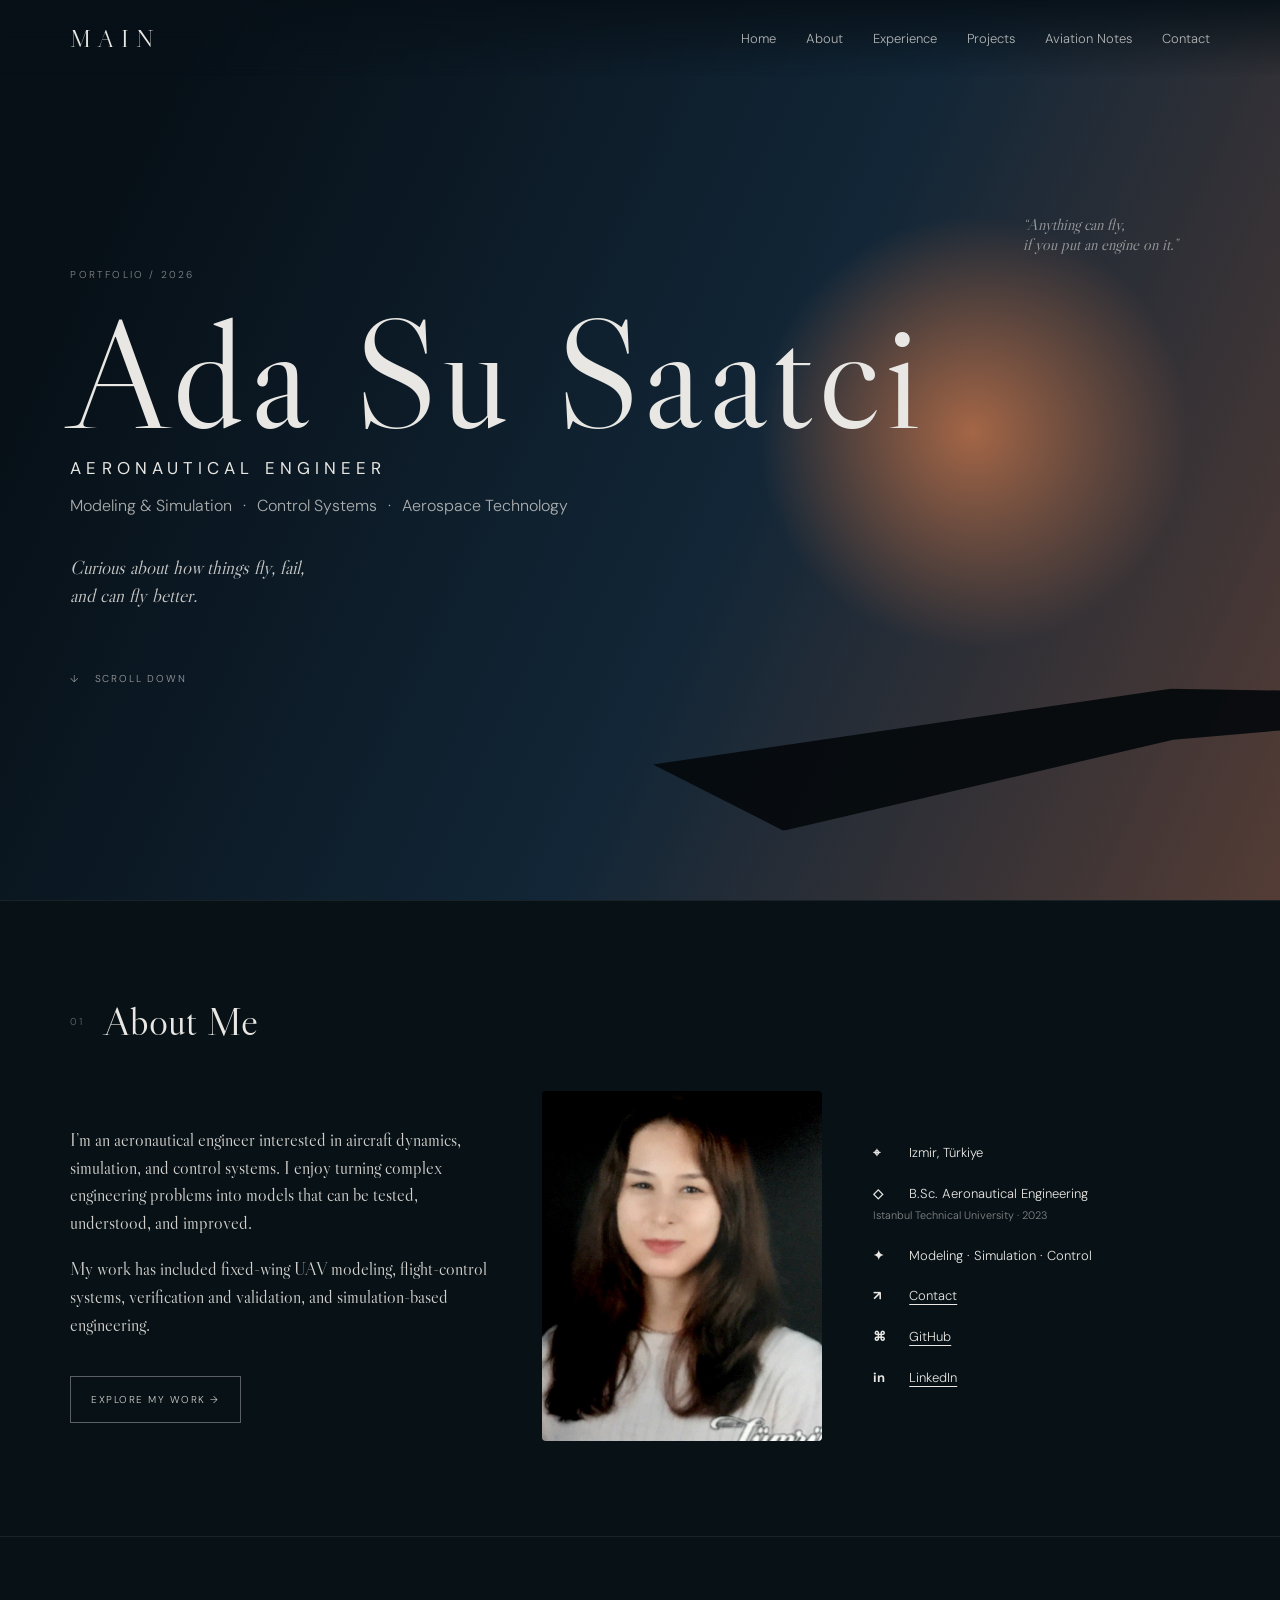
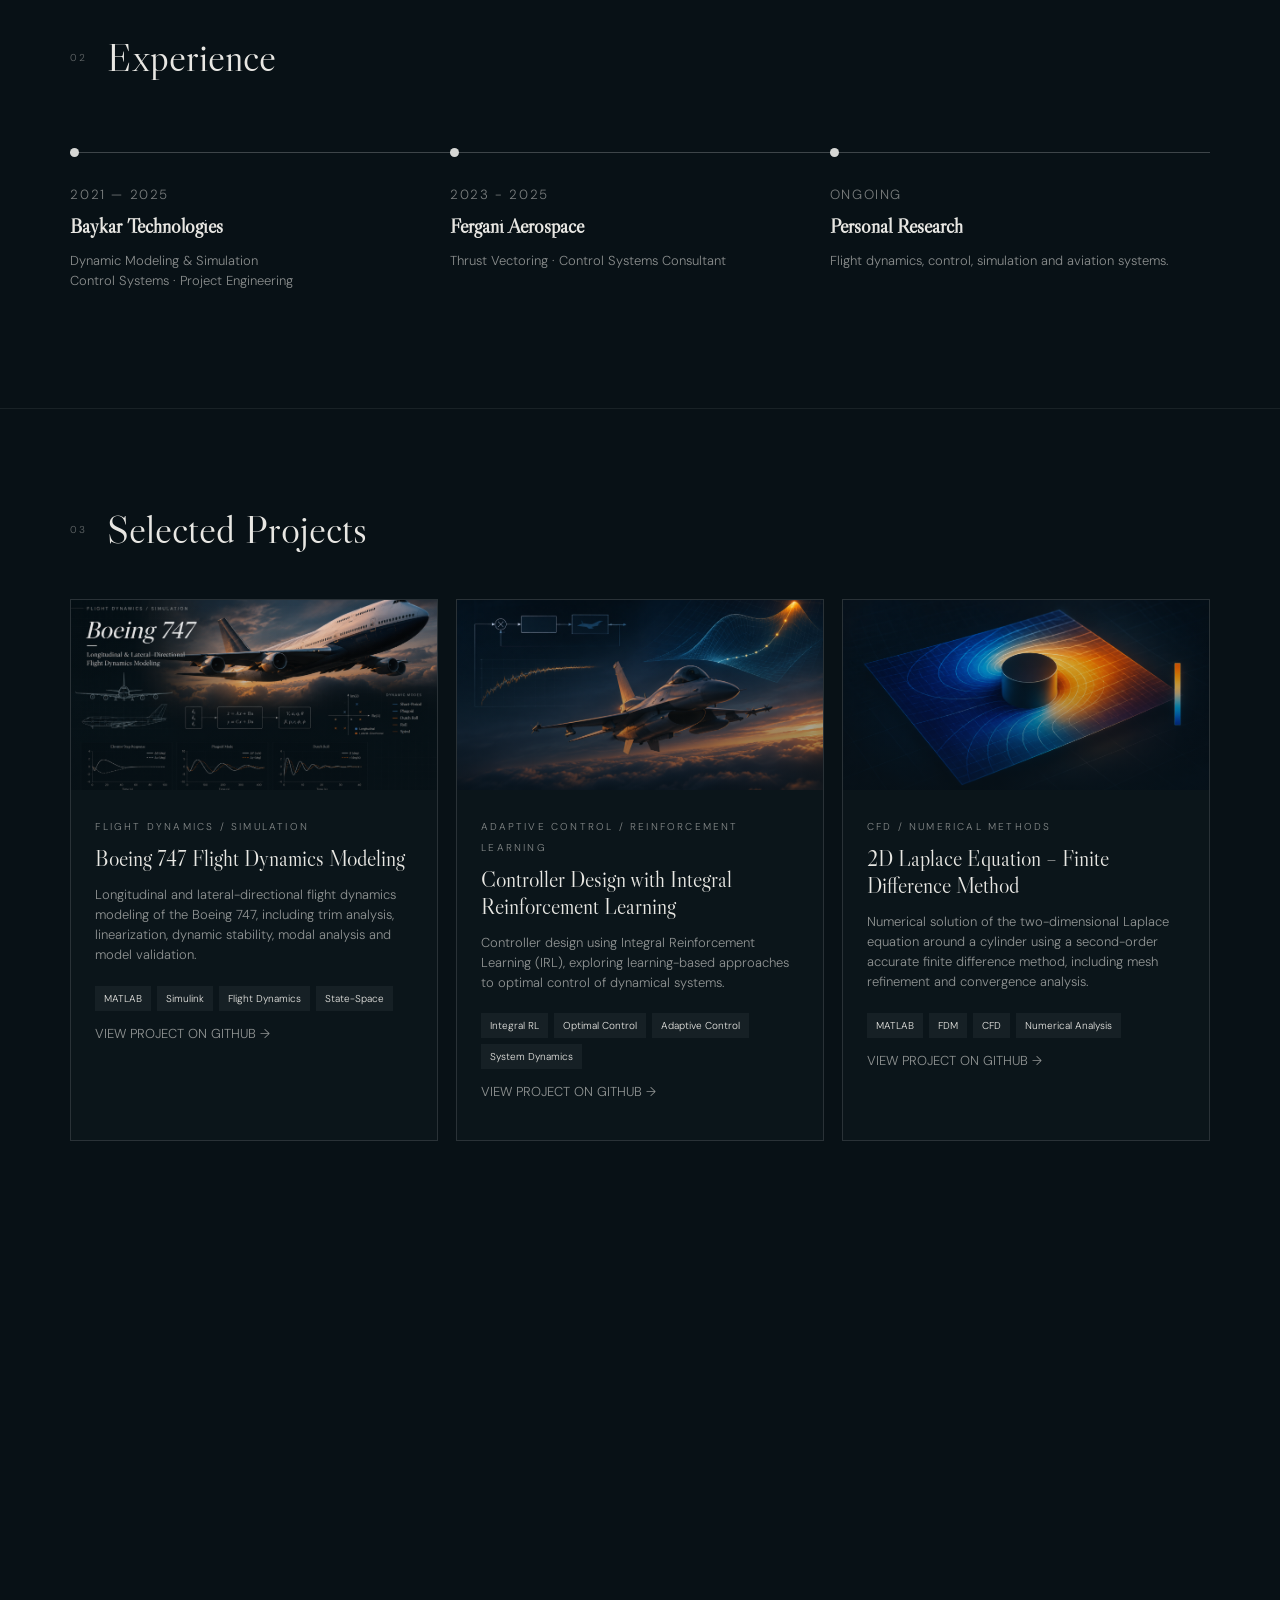
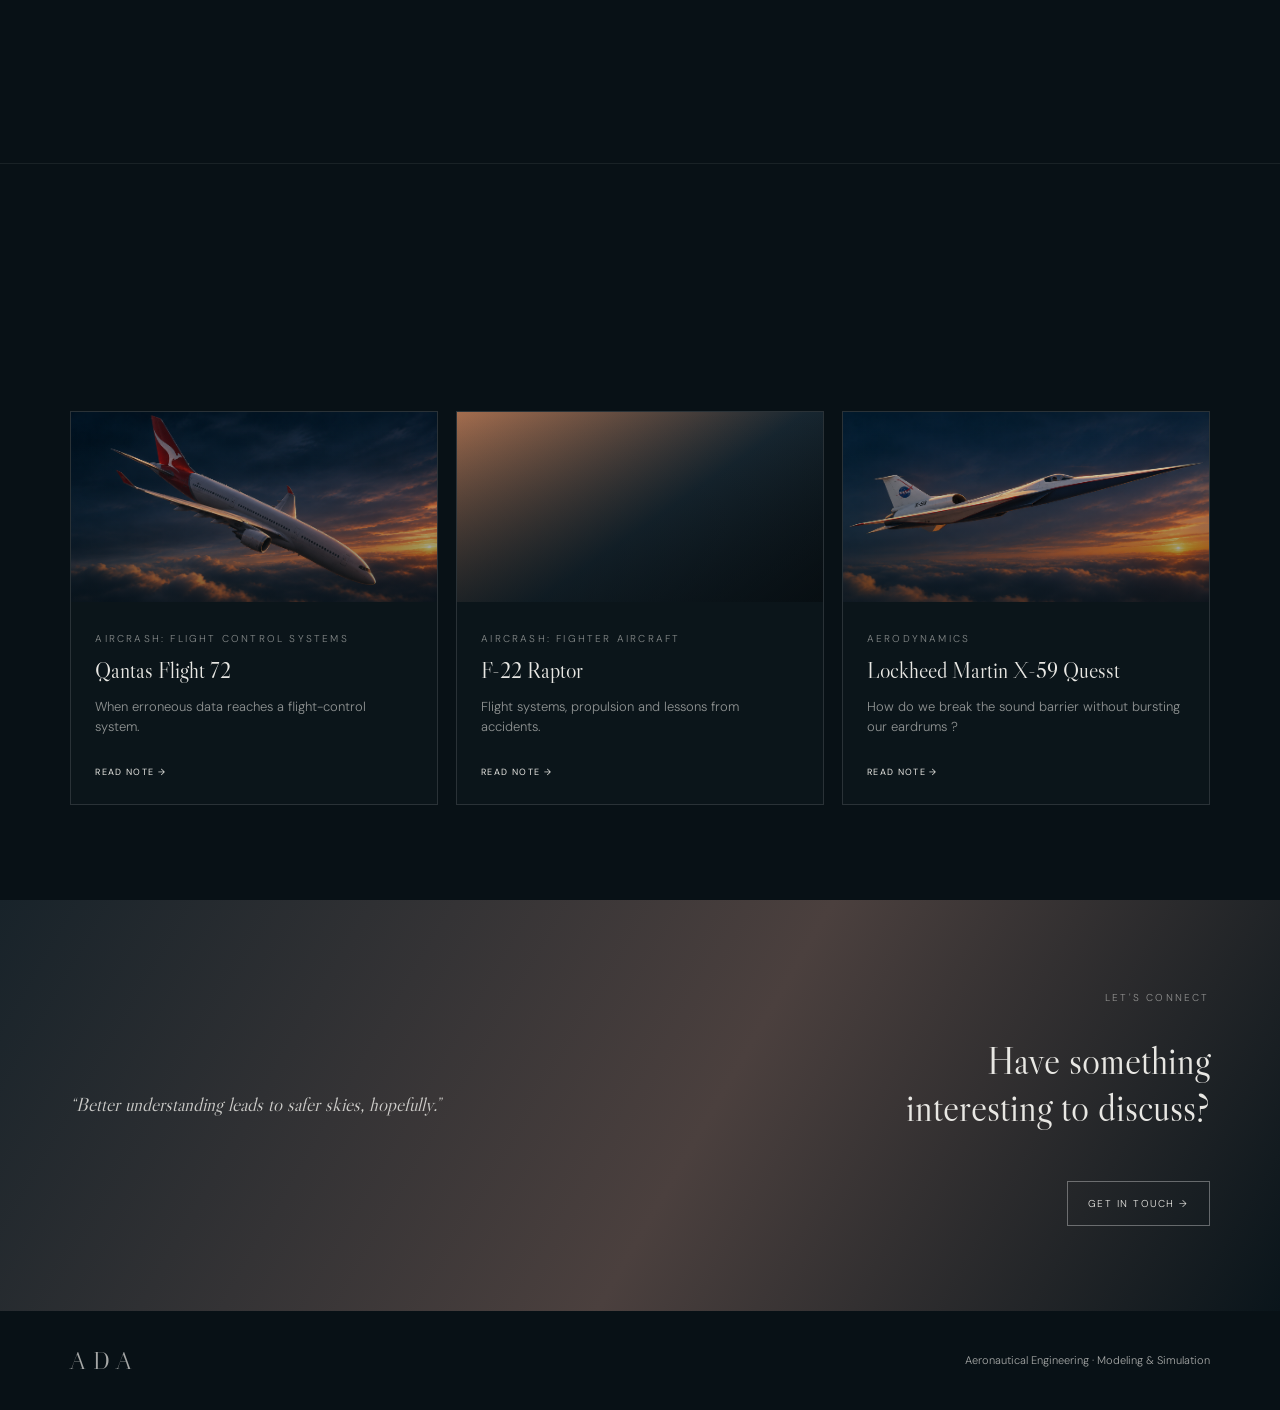
<file: index.html>
<!doctype html>
<html lang="en">
<head>
  <meta charset="utf-8">
  <meta name="viewport" content="width=device-width,initial-scale=1">
  <meta name="description" content="Ada Su Saatci — Aeronautical Engineer. Modeling, simulation and control systems.">
  <title>Ada Su Saatci | Aeronautical Engineer</title>
  <link rel="preconnect" href="https://fonts.googleapis.com">
  <link rel="preconnect" href="https://fonts.gstatic.com" crossorigin>
  <link href="https://fonts.googleapis.com/css2?family=DM+Sans:wght@300;400;500;600&family=Libre+Caslon+Display&display=swap" rel="stylesheet">
  <link rel="stylesheet" href="./style.css?v=4">
</head>
<body>
<header class="nav">
  <a class="logo" href="#home">MAIN</a>
  <button class="menu" aria-label="Open menu">☰</button>
  <nav>
    <a href="#home">Home</a><a href="#about">About</a><a href="#experience">Experience</a>
    <a href="#projects">Projects</a><a href="#notes">Aviation Notes</a><a href="#contact">Contact</a>
  </nav>
</header>

<main>
<section id="home" class="hero">
  <div class="hero-bg"></div>
  <div class="hero-content reveal">
    <p class="eyebrow">PORTFOLIO / 2026</p>
    <h1>Ada Su Saatci</h1>
    <h2>AERONAUTICAL ENGINEER</h2>
    <p class="specialties">Modeling & Simulation <span>·</span> Control Systems <span>·</span> Aerospace Technology</p>
    <p class="quote">Curious about how things fly, fail,<br>and can fly better.</p>
    <a class="scroll" href="#about">↓ &nbsp; SCROLL DOWN</a>
  </div>
  <p class="hero-note">“Anything can fly,<br>if you put an engine on it.”</p>
</section>

<section id="about" class="section about">
  <div class="section-title reveal"><span>01</span><h2>About Me</h2></div>
  <div class="about-grid">
    <div class="copy reveal">
      <p>I’m an aeronautical engineer interested in aircraft dynamics, simulation, and control systems. I enjoy turning complex engineering problems into models that can be tested, understood, and improved.</p>
      <p>My work has included fixed-wing UAV modeling, flight-control systems, verification and validation, and simulation-based engineering.</p>
      <a class="outline-btn" href="#projects">EXPLORE MY WORK →</a>
</div>
<div class="portrait reveal"
     style="width: 280px; height: 350px; overflow: hidden;">
    <img src="./profile.jpg"
         alt="Profile photo"
         style="width: 100%; height: 100%; object-fit: cover;">
</div>
    <div class="facts reveal">
      <p><b>⌖</b> Izmir, Türkiye</p>
      <p><b>◇</b> B.Sc. Aeronautical Engineering<br><small>Istanbul Technical University · 2023</small></p>
      <p><b>✦</b> Modeling · Simulation · Control</p>
      <p><b>↗</b> <a href="saatcia17@itu.edu.tr">Contact</a></p>
      <p><b>⌘</b> <a href="https://github.com/adasusaatci" title="Add your GitHub URL">GitHub</a></p>
      <p><b>in</b> <a href="https://www.linkedin.com/in/adasusaatci/" title="Add your LinkedIn URL">LinkedIn</a></p>
    </div>
  </div>
</section>

<section id="experience" class="section">
  <div class="section-title reveal"><span>02</span><h2>Experience</h2></div>
  <div class="timeline reveal">
    <article><span class="dot"></span><small>2021 — 2025</small><h3>Baykar Technologies</h3><p>Dynamic Modeling & Simulation<br>Control Systems · Project Engineering</p></article>
    <article><span class="dot"></span><small>2023 - 2025 </small><h3>Fergani Aerospace</h3><p>Thrust Vectoring · Control Systems Consultant </p></article>
    <article><span class="dot"></span><small>ONGOING</small><h3>Personal Research</h3><p>Flight dynamics, control, simulation and aviation systems.</p></article>
  </div>
</section>

<section id="projects" class="section">
  <div class="section-title reveal"><span>03</span><h2>Selected Projects</h2></div>
  <div class="cards">
    <a class="card reveal"
   href="https://github.com/adasusaatci/B747-Flight-Dynamics"
   target="_blank"
   rel="noopener noreferrer">

    <div class="card-img b747"></div>

    <div class="card-body">

        <small>FLIGHT DYNAMICS / SIMULATION</small>

        <h3>Boeing 747 Flight Dynamics Modeling</h3>

        <p>
            Longitudinal and lateral-directional flight
            dynamics modeling of the Boeing 747, including
            trim analysis, linearization, dynamic stability,
            modal analysis and model validation.
        </p>

        <div class="tags">
            <span>MATLAB</span>
            <span>Simulink</span>
            <span>Flight Dynamics</span>
            <span>State-Space</span>
        </div>

        <p class="project-link">VIEW PROJECT ON GITHUB →</p>

    </div>
</a>
    <a class="card reveal"
   href="https://github.com/adasusaatci/Integral_Reinforcement_Learning_Control"
   target="_blank"
   rel="noopener noreferrer">

    <div class="card-img integral-rl"></div>

    <div class="card-body">

        <small>ADAPTIVE CONTROL / REINFORCEMENT LEARNING</small>

        <h3>Controller Design with Integral Reinforcement Learning</h3>

        <p>
            Controller design using Integral Reinforcement
            Learning (IRL), exploring learning-based approaches
            to optimal control of dynamical systems.
        </p>

        <div class="tags">
            <span>Integral RL</span>
            <span>Optimal Control</span>
            <span>Adaptive Control</span>
            <span>System Dynamics</span>
        </div>

        <p class="project-link">VIEW PROJECT ON GITHUB →</p>

    </div>
</a>
    <a class="card reveal"
   href="https://github.com/adasusaatci/2D_Laplace_Equation_FDM"
   target="_blank"
   rel="noopener noreferrer">

    <div class="card-img laplace-fdm"></div>

    <div class="card-body">

        <small>CFD / NUMERICAL METHODS</small>

        <h3>2D Laplace Equation – Finite Difference Method</h3>

        <p>
            Numerical solution of the two-dimensional Laplace
            equation around a cylinder using a second-order
            accurate finite difference method, including mesh
            refinement and convergence analysis.
        </p>

        <div class="tags">
            <span>MATLAB</span>
            <span>FDM</span>
            <span>CFD</span>
            <span>Numerical Analysis</span>
        </div>

        <p class="project-link">VIEW PROJECT ON GITHUB →</p>

    </div>
</a>
    <a class="card reveal"
   href="https://github.com/adasusaatci/2D_Laplace_Equation_FEM"
   target="_blank"
   rel="noopener noreferrer">

    <div class="card-img laplace-fem"></div>

    <div class="card-body">

        <small>CFD / NUMERICAL METHODS</small>

        <h3>2D Laplace Equation – Finite Element Method</h3>

        <p>
            Numerical solution of the two-dimensional Laplace
            equation around a cylinder using the Finite Element
            Method, including weak formulation, mesh refinement,
            analytical solution comparison and error analysis.
        </p>

        <div class="tags">
            <span>MATLAB</span>
            <span>FEM</span>
            <span>CFD</span>
            <span>Numerical Analysis</span>
        </div>

        <p class="project-link">VIEW PROJECT ON GITHUB →</p>

    </div>
</a>
  </div>
</section>

<section id="notes" class="section notes">
  <div class="section-title reveal"><span>04</span><h2>Aviation Notes</h2></div>
  <p class="intro reveal">Notes on accidents, aircraft systems, propulsion and the engineering decisions behind them.</p>
  <div class="cards">
    <a class="card note-card reveal" href="articles/qantas-72.html"><div class="card-img qantas"></div><div class="card-body"><small>AIRCRASH: FLIGHT CONTROL SYSTEMS</small><h3>Qantas Flight 72</h3><p>When erroneous data reaches a flight-control system.</p><b>READ NOTE →</b></div></a>
    <a class="card note-card reveal" href="articles/f22.html"><div class="card-img raptor"></div><div class="card-body"><small>AIRCRASH: FIGHTER AIRCRAFT</small><h3>F-22 Raptor</h3><p>Flight systems, propulsion and lessons from accidents.</p><b>READ NOTE →</b></div></a>
    <a class="card note-card reveal" href="articles/x-59.html"><div class="card-img engine"></div><div class="card-body"><small>AERODYNAMICS</small><h3>Lockheed Martin X-59 Quesst</h3><p>How do we break the sound barrier without bursting our eardrums ? </p><b>READ NOTE →</b></div></a>
  </div>
</section>

<section id="contact" class="contact">
  <p class="quote">“Better understanding leads to safer skies, hopefully.”</p>
  <div><small>LET'S CONNECT</small><h2>Have something<br>interesting to discuss?</h2><a class="outline-btn" href="mailto:YOUR_EMAIL_HERE">GET IN TOUCH →</a></div>
</section>
</main>

<footer><a class="logo" href="#home">ADA</a><span>Aeronautical Engineering · Modeling & Simulation</span></footer>
<script src="script.js"></script>
</body>
</html>
</file>
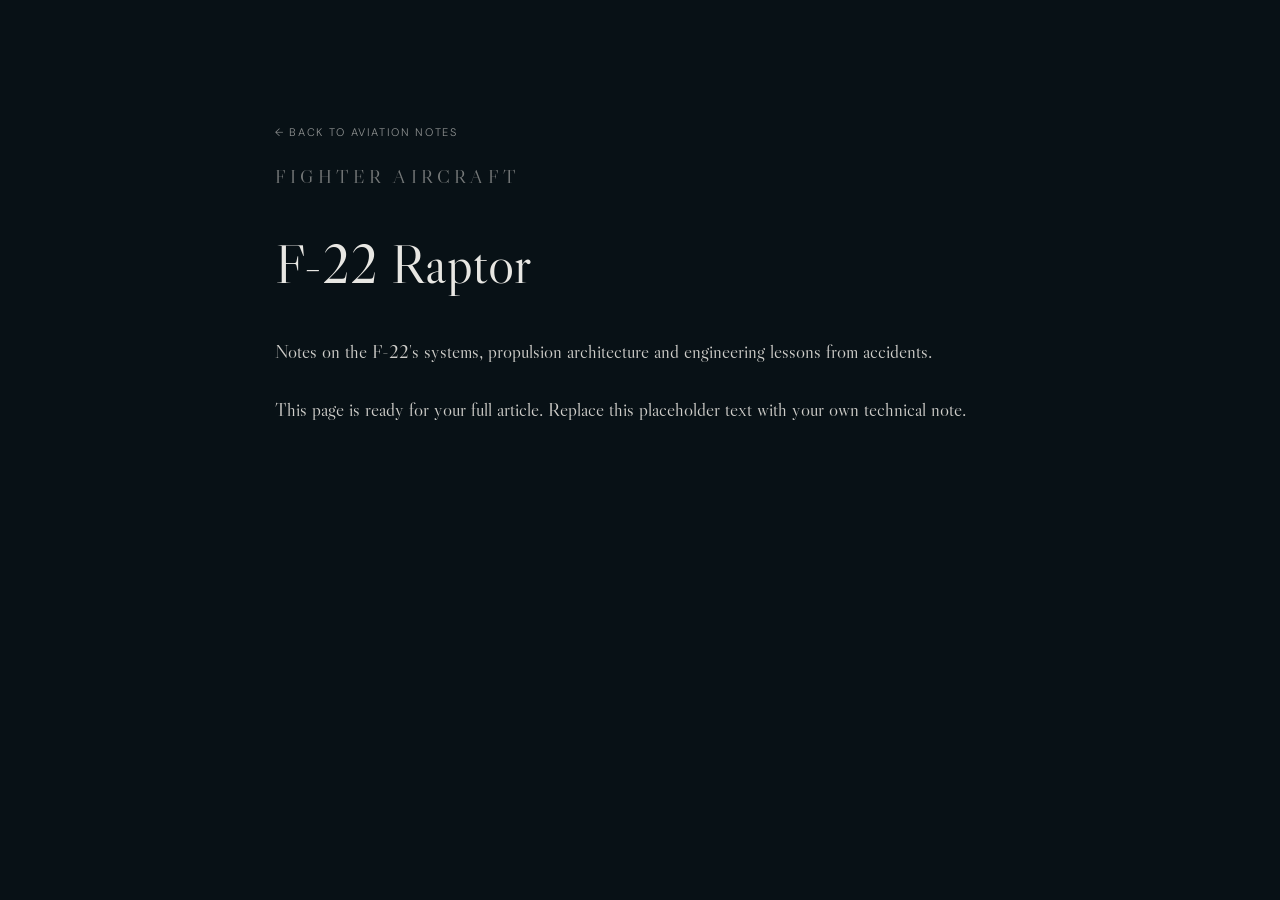
<file: articles/f22.html>
<!doctype html><html lang="en"><head><meta charset="utf-8"><meta name="viewport" content="width=device-width,initial-scale=1"><title>F-22 Raptor | Ada Susaatci</title><link rel="preconnect" href="https://fonts.googleapis.com"><link rel="preconnect" href="https://fonts.gstatic.com" crossorigin><link href="https://fonts.googleapis.com/css2?family=DM+Sans:wght@300;400;500&family=Libre+Caslon+Display&display=swap" rel="stylesheet"><link rel="stylesheet" href="../style.css"><style>.article{max-width:780px;margin:auto;padding:120px 25px;min-height:100vh}.article h1{font-family:"Libre Caslon Display";font-size:55px;font-weight:400}.article p{font-family:"Libre Caslon Display";font-size:19px;line-height:1.75;color:#cfceca}.back{font-size:11px;letter-spacing:.15em;opacity:.6}</style></head><body><main class="article"><a class="back" href="../index.html#notes">← BACK TO AVIATION NOTES</a><p class="eyebrow">FIGHTER AIRCRAFT</p><h1>F-22 Raptor</h1><p>Notes on the F-22's systems, propulsion architecture and engineering lessons from accidents.</p><p>This page is ready for your full article. Replace this placeholder text with your own technical note.</p></main></body></html>
</file>
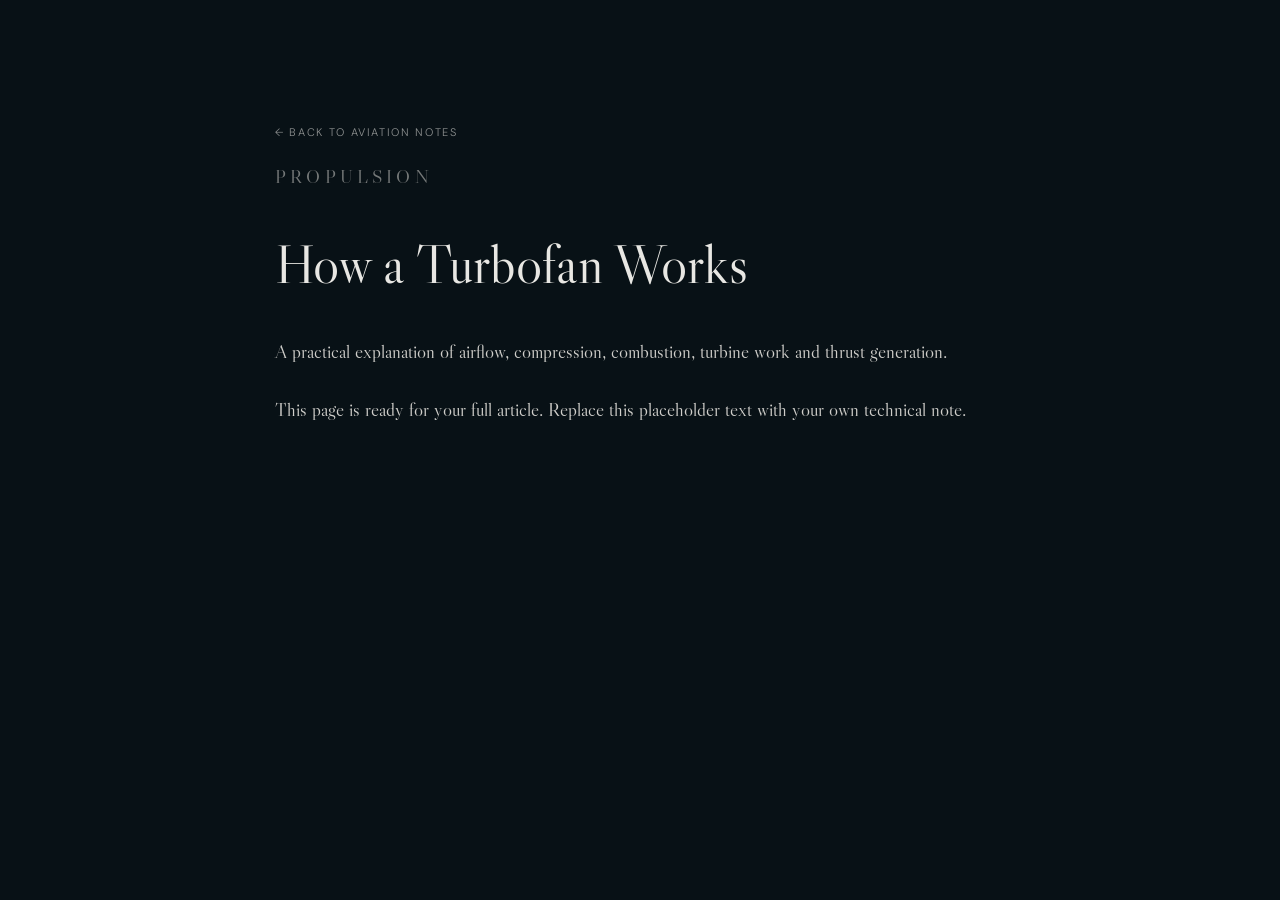
<file: articles/turbofan.html>
<!doctype html><html lang="en"><head><meta charset="utf-8"><meta name="viewport" content="width=device-width,initial-scale=1"><title>How a Turbofan Works | Ada Susaatci</title><link rel="preconnect" href="https://fonts.googleapis.com"><link rel="preconnect" href="https://fonts.gstatic.com" crossorigin><link href="https://fonts.googleapis.com/css2?family=DM+Sans:wght@300;400;500&family=Libre+Caslon+Display&display=swap" rel="stylesheet"><link rel="stylesheet" href="../style.css"><style>.article{max-width:780px;margin:auto;padding:120px 25px;min-height:100vh}.article h1{font-family:"Libre Caslon Display";font-size:55px;font-weight:400}.article p{font-family:"Libre Caslon Display";font-size:19px;line-height:1.75;color:#cfceca}.back{font-size:11px;letter-spacing:.15em;opacity:.6}</style></head><body><main class="article"><a class="back" href="../index.html#notes">← BACK TO AVIATION NOTES</a><p class="eyebrow">PROPULSION</p><h1>How a Turbofan Works</h1><p>A practical explanation of airflow, compression, combustion, turbine work and thrust generation.</p><p>This page is ready for your full article. Replace this placeholder text with your own technical note.</p></main></body></html>
</file>
<file: style.css>
/* =========================
   GENERAL
========================= */

* {
    box-sizing: border-box;
}

html {
    scroll-behavior: smooth;
}

body {
    margin: 0;
    background: #081116;
    color: #e8e7e3;
    font-family: "DM Sans", sans-serif;
    font-weight: 300;
}

a {
    color: inherit;
    text-decoration: none;
}


/* =========================
   NAVIGATION
========================= */

.nav {
    height: 76px;
    position: fixed;
    z-index: 20;
    top: 0;
    left: 0;
    right: 0;

    display: flex;
    align-items: center;
    justify-content: space-between;

    padding: 0 5.5vw;

    background: linear-gradient(#071017e8, transparent);
    backdrop-filter: blur(3px);
}

.logo {
    font-family: "Libre Caslon Display", serif;
    letter-spacing: 0.28em;
    font-size: 24px;
}

.nav nav {
    display: flex;
    gap: 30px;
    font-size: 13px;
}

.nav nav a {
    opacity: 0.75;
    transition: 0.25s;
}

.nav nav a:hover {
    opacity: 1;
}

.menu {
    display: none;
    background: none;
    border: 0;
    color: white;
    font-size: 22px;
}


/* =========================
   HERO
========================= */

.hero {
    height: 100vh;
    min-height: 690px;
    position: relative;

    display: flex;
    align-items: center;

    overflow: hidden;
}

.hero-bg {
    position: absolute;
    inset: 0;

    background:
        radial-gradient(
            circle at 76% 48%,
            #a46646 0,
            transparent 20%
        ),
        linear-gradient(
            115deg,
            #071017 12%,
            #122637 57%,
            #543c35 100%
        );
}

.hero-bg::after {
    content: "";

    position: absolute;
    right: -6vw;
    bottom: 9vh;

    width: 55vw;
    height: 10vw;

    background: #05090c;

    clip-path: polygon(
        0 43%,
        74% 5%,
        100% 15%,
        100% 40%,
        74% 45%,
        18% 100%
    );

    transform: rotate(-3deg);
    opacity: 0.92;
}

.hero-content {
    position: relative;
    z-index: 2;

    margin-left: 5.5vw;
    margin-top: 5vh;
}

.eyebrow,
.card small,
.contact small {
    font-size: 10px;
    letter-spacing: 0.22em;
    opacity: 0.55;
}

.hero h1 {
    font-family: "Libre Caslon Display", serif;
    font-size: clamp(90px, 12vw, 180px);
    font-weight: 400;
    line-height: 0.7;

    margin: 40px 0 28px;

    letter-spacing: 0.03em;
}

.hero h2 {
    font-size: 17px;
    letter-spacing: 0.3em;
    font-weight: 400;
}

.specialties {
    opacity: 0.72;
}

.specialties span {
    margin: 0 7px;
}

.quote {
    font-family: "Libre Caslon Display", serif;
    font-style: italic;

    font-size: 19px;
    line-height: 1.5;

    opacity: 0.85;
}

.hero .quote {
    margin-top: 38px;
}

.scroll {
    display: inline-block;

    margin-top: 42px;

    font-size: 10px;
    letter-spacing: 0.18em;

    opacity: 0.65;
}

.hero-note {
    position: absolute;
    z-index: 2;

    right: 8vw;
    top: 22vh;

    font-family: "Libre Caslon Display", serif;
    font-style: italic;

    opacity: 0.6;
}


/* =========================
   SECTIONS
========================= */

.section {
    padding: 95px 5.5vw;
    border-top: 1px solid #ffffff12;
}

.section-title {
    display: flex;
    align-items: center;
    gap: 20px;

    margin-bottom: 45px;
}

.section-title span {
    font-size: 10px;
    letter-spacing: 0.2em;
    opacity: 0.4;
}

.section-title h2 {
    font-family: "Libre Caslon Display", serif;
    font-size: 40px;
    font-weight: 400;

    margin: 0;
}


/* =========================
   ABOUT
========================= */

.about-grid {
    display: grid;
    grid-template-columns: minmax(0, 1fr) 280px minmax(0, 0.8fr);
    gap: 4vw;
    align-items: center;
}

.copy {
    font-family: "Libre Caslon Display", serif;

    font-size: 18px;
    line-height: 1.55;

    color: #d2d1cd;
}

.outline-btn {
    font-family: "DM Sans", sans-serif;

    font-size: 10px;
    letter-spacing: 0.15em;

    border: 1px solid #ffffff55;

    padding: 15px 20px;

    display: inline-block;

    margin-top: 18px;

    transition: 0.25s;
}

.outline-btn:hover {
    background: #eeeeee;
    color: #081116;
}


/* =========================
   PORTRAIT
========================= */

.about-grid .portrait {
    width: 100%;
    max-width: 280px;
    height: 350px;
    min-width: 0;
    overflow: hidden;
    margin: 0 auto;
    border-radius: 4px;
}

.about-grid .portrait img {
    width: 100%;
    max-width: 100%;
    height: 100%;
    object-fit: cover;
    object-position: center;
    display: block;
}

/* =========================
   FACTS
========================= */

.facts {
    font-size: 13px;
    line-height: 1.6;
}

.facts p {
    margin: 20px 0;
}

.facts b {
    display: inline-block;
    width: 32px;
}

.facts small {
    opacity: 0.55;
}

.facts a {
    text-decoration: underline;
    text-underline-offset: 4px;
}


/* =========================
   TIMELINE
========================= */

.timeline {
    display: grid;

    grid-template-columns:
        repeat(3, 1fr);

    gap: 0;

    border-top: 1px solid #ffffff38;

    margin-top: 70px;
}

.timeline article {
    position: relative;

    padding:
        30px
        35px
        10px
        0;
}

.timeline .dot {
    position: absolute;

    width: 9px;
    height: 9px;

    background: #d6d7d4;

    border-radius: 50%;

    top: -5px;
}

.timeline small {
    opacity: 0.5;
    letter-spacing: 0.12em;
}

.timeline h3 {
    font-family: "Libre Caslon Display", serif;

    font-size: 20px;

    margin: 10px 0;
}

.timeline p {
    opacity: 0.58;

    font-size: 13px;
    line-height: 1.5;
}


/* =========================
   CARDS
========================= */

.cards {
    display: grid;

    grid-template-columns:
        repeat(3, 1fr);

    gap: 18px;
}

.card {
    border: 1px solid #ffffff20;

    background: #0b151a;

    overflow: hidden;

    transition: 0.3s;
}

.card:hover {
    transform: translateY(-5px);

    border-color: #ffffff50;
}

.card-img {
    height: 190px;

    background-size: cover;
    background-position: center;

    position: relative;
}

.card-img::after {
    content: "";

    position: absolute;
    inset: 0;

    background:
        linear-gradient(
            transparent,
            #08111688
        );
}


/* =========================
   CARD BACKGROUNDS
========================= */

.aircraft,
.raptor {
    background:
        linear-gradient(
            145deg,
            #a46d4e,
            #172630 55%,
            #060b0e
        );
}

.equations {
    background:
        repeating-linear-gradient(
            90deg,
            #0c1519 0,
            #0c1519 30px,
            #152129 31px
        ),
        linear-gradient(
            #14212a,
            #060b0e
        );
}

.sim {
    background:
        linear-gradient(
            150deg,
            #9a7560,
            #345064 48%,
            #11191e
        );
}

.qantas {
    background-image: url("images/qantas_72/cover.png");
    background-size: cover;
    background-position: center;
    background-repeat: no-repeat;
}

.engine {
    background-image: url("x59/x_59_cover.png");
    background-size: cover;
    background-position: center;
    background-repeat: no-repeat;
}


/* =========================
   CARD CONTENT
========================= */
.b747 {
    background-image: url("images/b747.jpg");
    background-size: cover;
    background-position: center;
}
.integral-rl {
    background-image: url("images/integral-rl.png");
    background-size: cover;
    background-position: center;
}
.laplace-fdm {
    background-image: url("images/laplace-fdm.png");
    background-size: cover;
    background-position: center;
}
.laplace-fem {
    background-image: url("images/laplace-fem.png");
    background-size: cover;
    background-position: center;
}

.card-body {
    padding: 24px;
}

.card h3 {
    font-family: "Libre Caslon Display", serif;

    font-size: 22px;
    font-weight: 400;

    margin: 10px 0;
}

.card p {
    font-size: 13px;

    opacity: 0.6;

    line-height: 1.55;
}

.tags {
    display: flex;

    flex-wrap: wrap;

    gap: 6px;

    margin-top: 20px;
}

.tags span {
    font-size: 10px;

    background: #ffffff0c;

    padding: 6px 9px;
}

.note-card b {
    font-size: 9px;
    letter-spacing: 0.15em;

    font-weight: 400;

    display: inline-block;

    margin-top: 15px;
}

.intro {
    max-width: 570px;

    opacity: 0.6;

    margin: -25px 0 40px;
}


/* =========================
   ARTICLE
========================= */

/* Normal article text */

.article p {
    font-family: "Libre Caslon Display", serif;

    font-size: 19px;
    line-height: 1.8;

    color: #c9c9c5;

    margin-bottom: 25px;
}


/* Bold text */

.article strong,
.article b {
    font-family: Georgia, "Times New Roman", serif;
    font-weight: 700 !important;
    color: #ffffff;
}


/* Italic text */

.article em {
    font-style: italic;
}


/* Article images */

.article-image {
    margin: 50px 0;
}

.article-image img {
    width: 100%;
    height: auto;

    display: block;
}

.article-image figcaption {
    margin-top: 10px;

    font-family: "DM Sans", sans-serif;

    font-size: 12px;
    line-height: 1.5;

    opacity: 0.5;
}


/* =========================
   CONTACT
========================= */

.contact {
    min-height: 390px;

    padding: 85px 5.5vw;

    display: flex;

    justify-content: space-between;
    align-items: center;

    background:
        linear-gradient(
            120deg,
            #18232a,
            #4b403e 55%,
            #0a151b
        );
}

.contact > div {
    text-align: right;
}

.contact h2 {
    font-family: "Libre Caslon Display", serif;

    font-size: 38px;
    font-weight: 400;
}


/* =========================
   FOOTER
========================= */

footer {
    padding: 35px 5.5vw;

    display: flex;

    justify-content: space-between;
    align-items: center;

    font-size: 11px;

    opacity: 0.7;
}


/* =========================
   ANIMATIONS
========================= */

.reveal {
    opacity: 0;

    transform:
        translateY(18px);

    transition:
        opacity 0.8s,
        transform 0.8s;
}

.reveal.visible {
    opacity: 1;

    transform: none;
}


/* =========================
   MOBILE
========================= */
/* =========================
   MOBILE
========================= */

@media (max-width: 800px) {

    .nav nav {
        display: none;
        position: absolute;
        top: 70px;
        right: 5vw;
        background: #0b151af5;
        padding: 25px;
        flex-direction: column;
    }

    .nav nav.open {
        display: flex;
    }

    .menu {
        display: block;
    }

    .hero h1 {
        font-size: 100px;
    }

    .hero-note {
        display: none;
    }

    .cards,
    .timeline {
        grid-template-columns: 1fr;
    }

    .about-grid {
        grid-template-columns: minmax(0, 1fr) 28% minmax(0, 0.8fr);
        gap: 20px;
    }

    .timeline {
        border-top: 0;
    }

    .timeline article {
        border-left: 1px solid #ffffff38;
        padding: 0 0 40px 30px;
    }

    .timeline .dot {
        left: -5px;
        top: 3px;
    }

    .contact {
        display: block;
    }

    .contact > div {
        text-align: left;
        margin-top: 70px;
    }

    footer span {
        display: none;
    }
}

@media (max-width: 600px) {

    .about-grid {
        grid-template-columns: 1fr;
        gap: 35px;
    }
}
</file>
